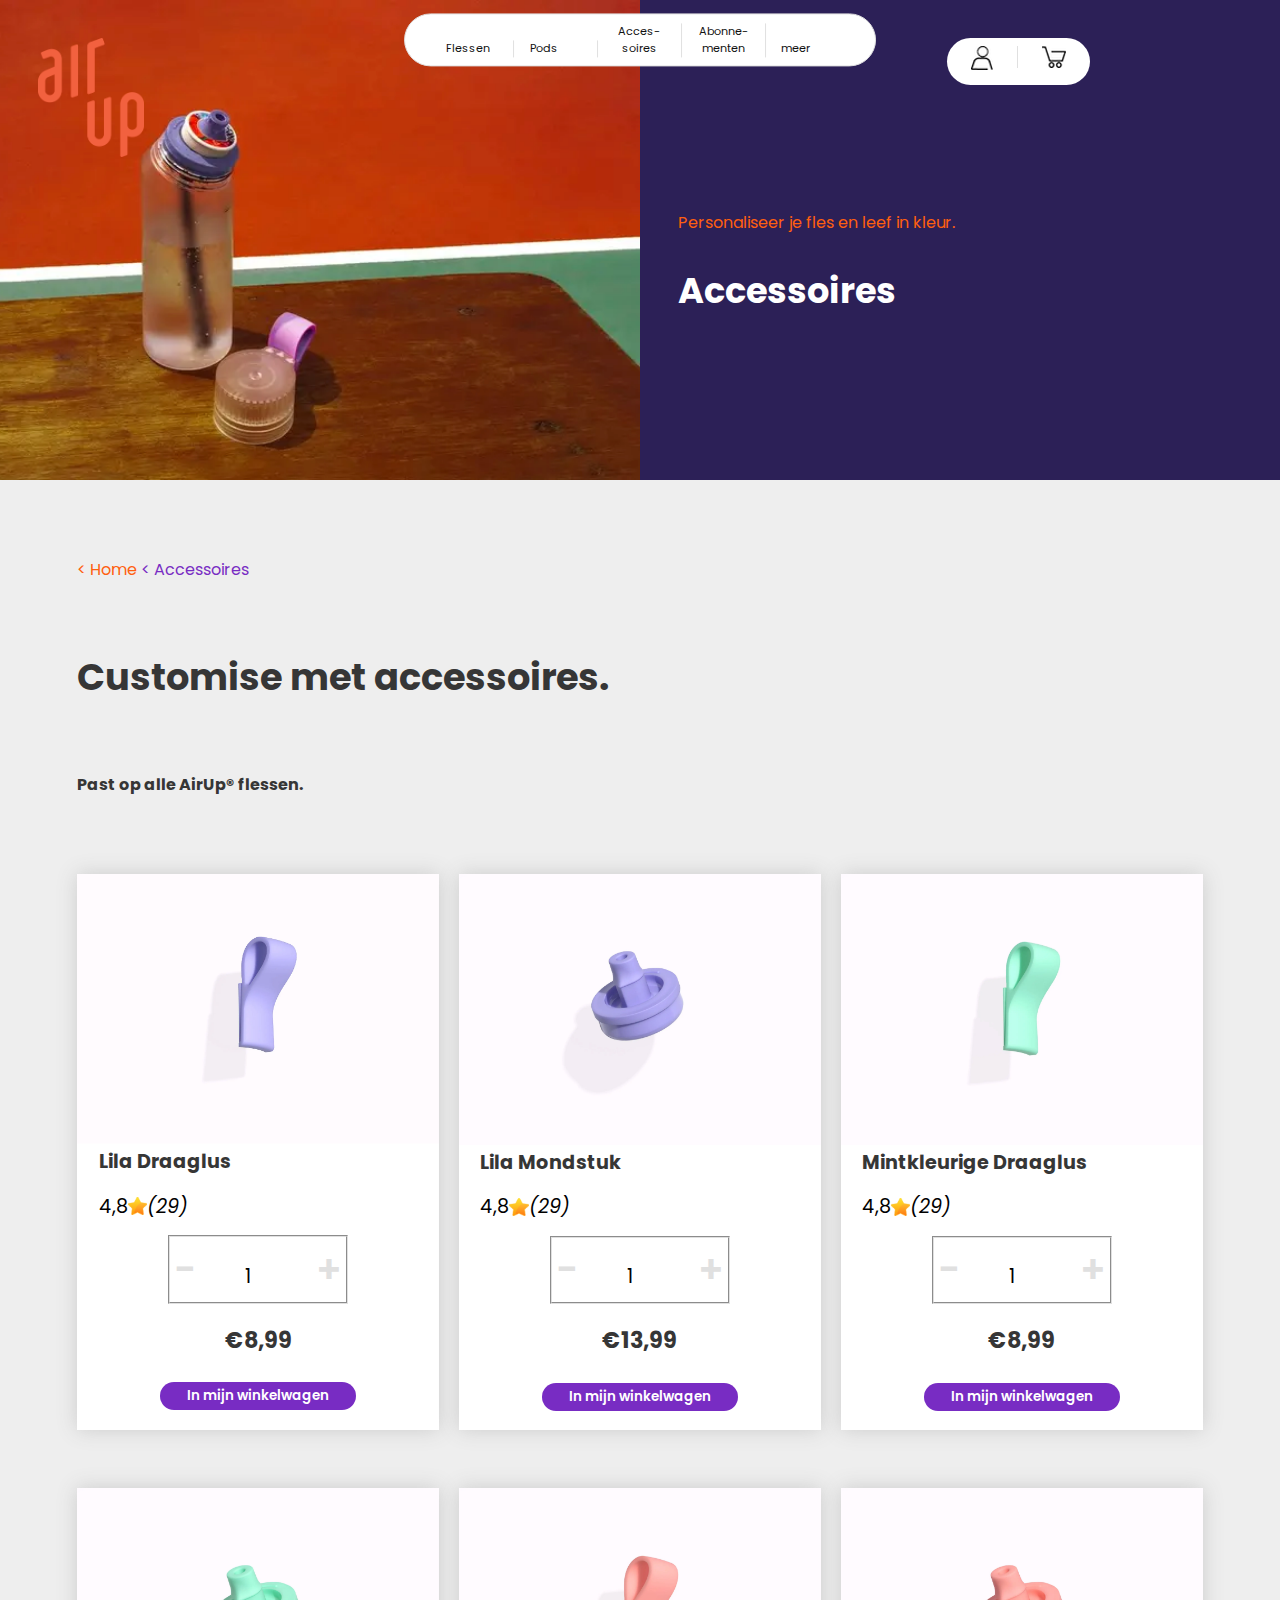
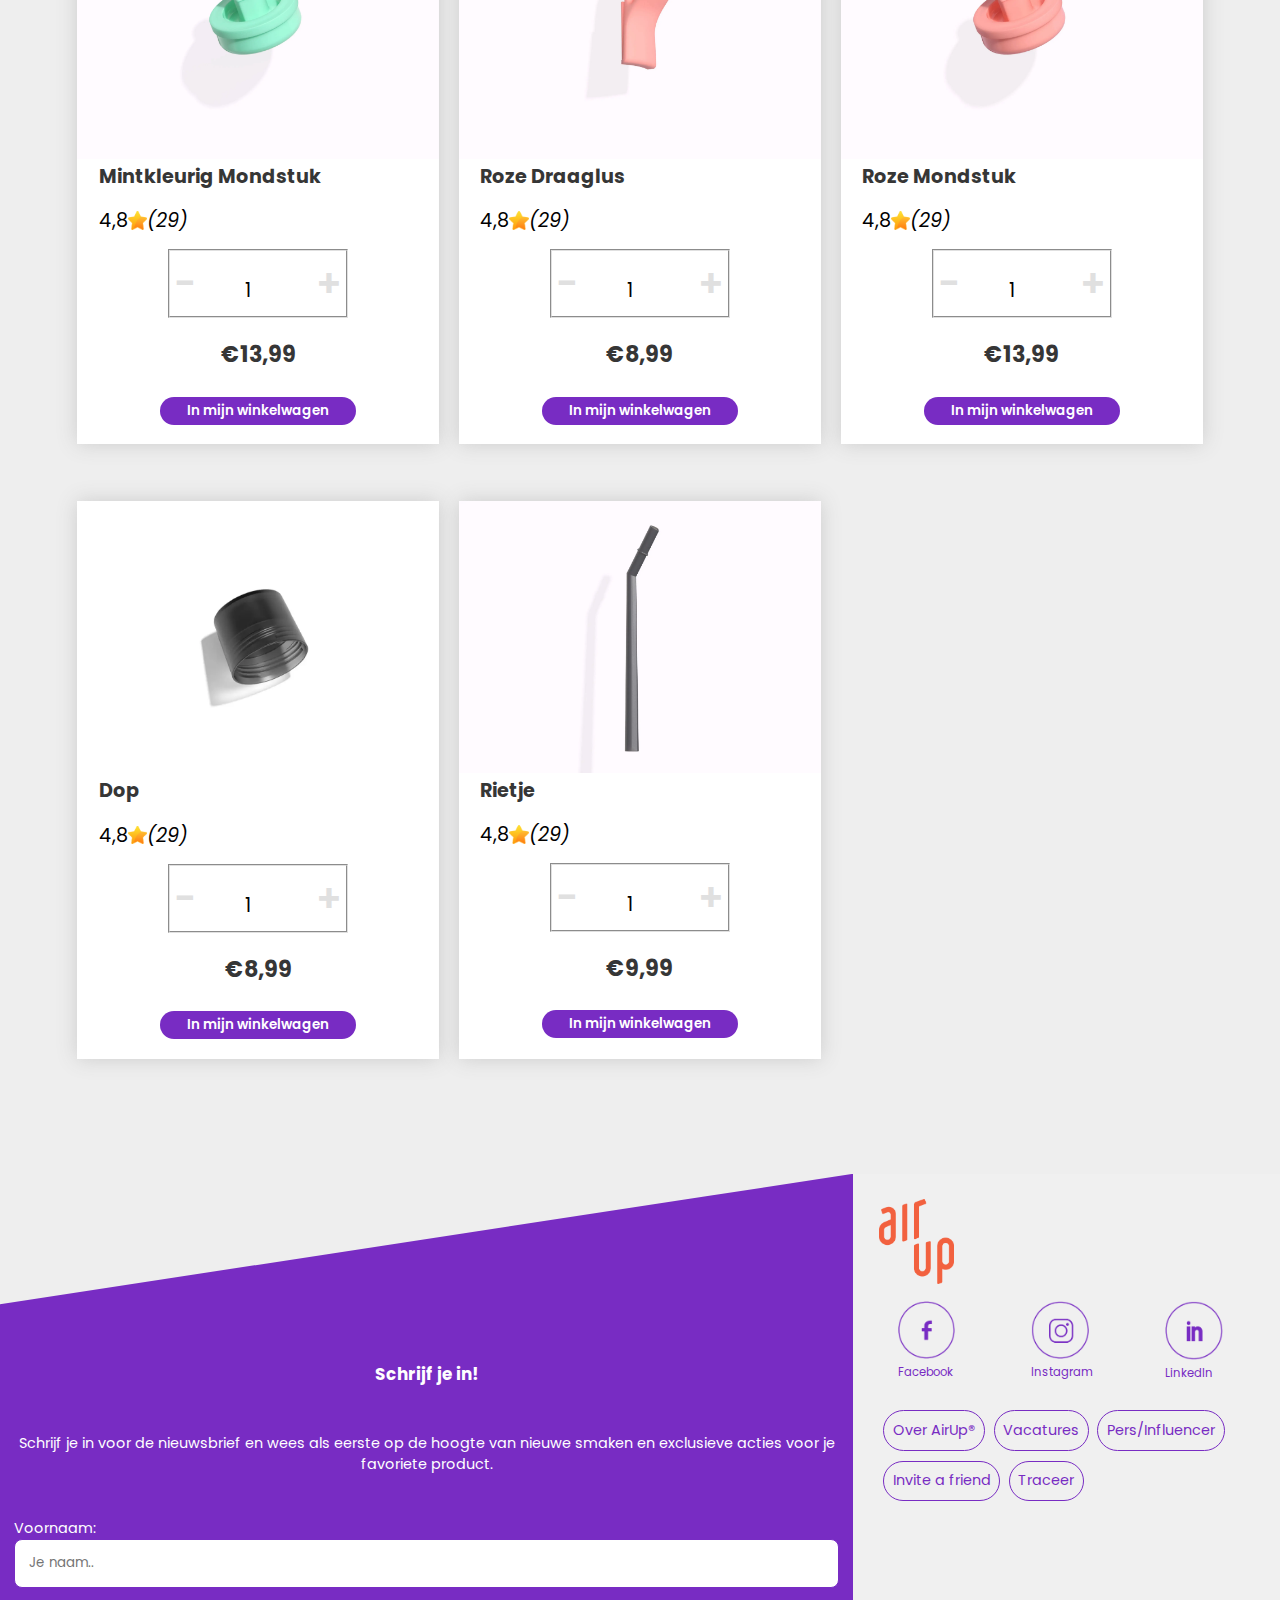
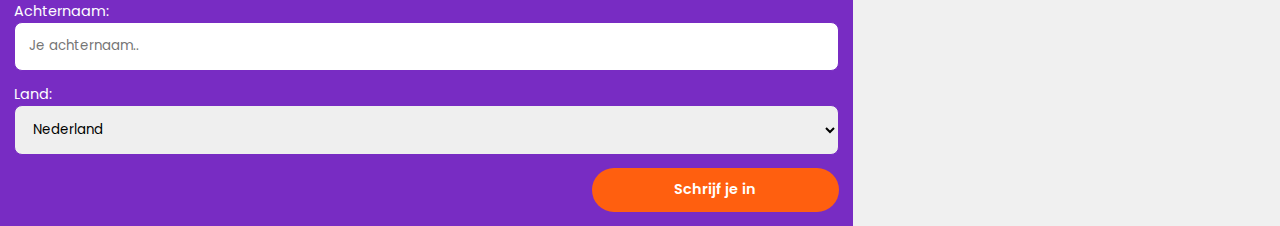
<file: accessoires.html>
<!doctype html>
<html lang="nl">

<head>
	<meta charset="UTF-8">
	<meta name="author" content="jouw naam">
	<meta name="viewport" content="width=462px, initial-scale=1">

	<title>AirUp® | geen normale waterfles. </title>

	<link href="styles/style.css" rel="stylesheet">
	<link rel="icon" type="image/svg+xml" href="images/airupLOGO.png">

	<link rel="preconnect" href="https://fonts.googleapis.com">
	<link rel="preconnect" href="https://fonts.gstatic.com" crossorigin>
	<link
		href="https://fonts.googleapis.com/css2?family=Poppins:ital,wght@0,100;0,200;0,300;0,400;0,500;0,600;0,700;0,800;0,900;1,100;1,200;1,300;1,400;1,500;1,600;1,700;1,800;1,900&display=swap"
		rel="stylesheet">
</head>

<body class="second">


	<nav>
		<ul>
			<li><a href=""><img src="images/flesicoon.png" alt="icoon voor doorwervijzing pagina">Flessen</a></li>
			<li><a href=""><img src="images/podsicoon.png" alt="icoon voor doorwervijzing pagina">Pods</a></li>
			<li><a href="accessoires.html"><img src="images/accessoiresicoon.png"
						alt="icoon voor doorwervijzing pagina">Acces&shy;soires</a></li>
			<li><a href=""><img src="images/abbonementenicoon.png"
						alt="icoon voor doorwervijzing pagina">Abonne&shy;menten</a></li>
			<li><a href=""><img src="images/meericoon.png" alt="icoon voor doorwervijzing pagina">meer</a></li>
		</ul>
	</nav>

	<main>
		<section>
			<img src="images/airupLOGO.png" alt="logo">
			<ul>
				<li><a href=""><img src="images/profielpagina.png" alt="profielpagina"></a></li>
				<li><a href=""><img src="images/winkelwagen.png" alt="winkelwagen"></a></li>
			</ul>
		</section>

		<section>
			<img src="images/accessoireimg.png" alt="fles">
			<div>
				<p class="oranje2epagina">Personaliseer je fles en leef in kleur.</p>
				<h1>Accessoires</h1>
			</div>
		</section>

		<ul class="breadcrumb">
			<li><a href="index.html">
					< Home</a>
			</li>
			<li>
				< Accessoires</li>
		</ul>


		<h2>Customise met accessoires.</h2>
		<h4>Past op alle AirUp® flessen.</h4>

		<section class="pagina2">
			<article class="article2">
				<img src="images/lilalus.png" alt="afbeelding_van_lila_draaglus">
				<h2>Lila Draaglus</h2>
				<div>
					<p>4,8<span class="sr-only">sterren</span></p>
					<img src="images/ster.png" alt="afbeelding_van_beoordelings_ster">
					<p>(29)<span class="sr-only">beoordelingen</span></p>
				</div>

				<form>
					<fieldset>
						<button>-</button>
						<input type="number" value="1" min="1" max="99">
						<button>+</button>
					</fieldset>
					<h3><span class="sr-only">Voor de prijs van</span> €8,99</h3>
					<button>In mijn winkelwagen</button>
				</form>

			</article>

			<article class="article2">
				<img src="images/lilamond.png" alt="afbeelding_van_lila_mondstuk">
				<h2>Lila Mondstuk</h2>
				<div>
					<p>4,8<span class="sr-only">sterren</span></p>
					<img src="images/ster.png" alt="afbeelding_van_beoordelings_ster">
					<p>(29)<span class="sr-only">beoordelingen</span></p>
				</div>

				<form>
					<fieldset>
						<button>-</button>
						<input type="number" value="1" min="1" max="99">
						<button>+</button>
					</fieldset>
					<h3><span class="sr-only">Voor de prijs van</span> €13,99</h3>
					<button>In mijn winkelwagen</button>
				</form>

			</article>

			<article class="article2">
				<img src="images/mintlus.png" alt="afbeelding_van_mint_draaglus">
				<h2>Mintkleurige Draaglus</h2>
				<div>
					<p>4,8<span class="sr-only">sterren</span></p>
					<img src="images/ster.png" alt="afbeelding_van_beoordelings_ster">
					<p>(29)<span class="sr-only">beoordelingen</span></p>
				</div>

				<form>
					<fieldset>
						<button>-</button>
						<input type="number" value="1" min="1" max="99">
						<button>+</button>
					</fieldset>
					<h3><span class="sr-only">Voor de prijs van</span> €8,99</h3>
					<button>In mijn winkelwagen</button>
				</form>

			</article>

			<article class="article2">
				<img src="images/mintmond.png" alt="afbeelding_van_mint_mondstuk">
				<h2>Mintkleurig Mondstuk</h2>
				<div>
					<p>4,8<span class="sr-only">sterren</span></p>
					<img src="images/ster.png" alt="afbeelding_van_beoordelings_ster">
					<p>(29)<span class="sr-only">beoordelingen</span></p>
				</div>

				<form>
					<fieldset>
						<button>-</button>
						<input type="number" value="1" min="1" max="99">
						<button>+</button>
					</fieldset>
					<h3><span class="sr-only">Voor de prijs van</span> €13,99</h3>
					<button>In mijn winkelwagen</button>
				</form>

			</article>

			<article class="article2">
				<img src="images/rozelus.png" alt="afbeelding_van_roze_draaglus">
				<h2>Roze Draaglus</h2>
				<div>
					<p>4,8<span class="sr-only">sterren</span></p>
					<img src="images/ster.png" alt="afbeelding_van_beoordelings_ster">
					<p>(29)<span class="sr-only">beoordelingen</span></p>
				</div>

				<form>
					<fieldset>
						<button>-</button>
						<input type="number" value="1" min="1" max="99">
						<button>+</button>
					</fieldset>
					<h3><span class="sr-only">Voor de prijs van</span> €8,99</h3>
					<button>In mijn winkelwagen</button>
				</form>

			</article>

			<article class="article2">
				<img src="images/rozemond.png" alt="afbeelding_van_roze_mondstuk">
				<h2>Roze Mondstuk</h2>
				<div>
					<p>4,8<span class="sr-only">sterren</span></p>
					<img src="images/ster.png" alt="afbeelding_van_beoordelings_ster">
					<p>(29)<span class="sr-only">beoordelingen</span></p>
				</div>

				<form>
					<fieldset>
						<button>-</button>
						<input type="number" value="1" min="1" max="99">
						<button>+</button>
					</fieldset>
					<h3><span class="sr-only">Voor de prijs van</span> €13,99</h3>
					<button>In mijn winkelwagen</button>
				</form>

			</article>
			<article class="article2">
				<img src="images/dop.png" alt="afbeelding_van_dop">
				<h2>Dop</h2>
				<div>
					<p>4,8<span class="sr-only">sterren</span></p>
					<img src="images/ster.png" alt="afbeelding_van_beoordelings_ster">
					<p>(29)<span class="sr-only">beoordelingen</span></p>
				</div>

				<form>
					<fieldset>
						<button>-</button>
						<input type="number" value="1" min="1" max="99">
						<button>+</button>
					</fieldset>
					<h3><span class="sr-only">Voor de prijs van</span> €8,99</h3>
					<button>In mijn winkelwagen</button>
				</form>

			</article>

			<article class="article2">
				<img src="images/riet.png" alt="afbeelding_van_riet">
				<h2>Rietje</h2>
				<div>
					<p>4,8<span class="sr-only">sterren</span></p>
					<img src="images/ster.png" alt="afbeelding_van_beoordelings_ster">
					<p>(29)<span class="sr-only">beoordelingen</span></p>
				</div>

				<form>
					<fieldset>
						<button>-</button>
						<input type="number" value="1" min="1" max="99">
						<button>+</button>
					</fieldset>
					<h3><span class="sr-only">Voor de prijs van</span> €9,99</h3>
					<button>In mijn winkelwagen</button>
				</form>



			</article>
		</section>








	</main>

	<footer>
		<section>
			<h3>Schrijf je in!</h3>
			<p>Schrijf je in voor de nieuwsbrief en wees als eerste op de hoogte van nieuwe smaken en exclusieve
				acties voor je favoriete product.</p>
			<form>
				<label for="voornaam">Voornaam:</label>
				<input type="text" id="voornaam" name="voornaam" placeholder="Je naam..">

				<label for="achternaam">Achternaam:</label>
				<input type="text" id="achternaam" name="achternaam" placeholder="Je achternaam..">

				<label for="land">Land:</label>
				<select id="land" name="land">
					<option value="nederland">Nederland</option>
					<option value="australia">Australia</option>
					<option value="canada">Canada</option>
					<option value="usa">USA</option>
				</select>
				<input type="submit" value="Schrijf je in">
			</form>

		</section>
		<section>
			<img src="images/airupLOGO.png" alt="Air Up logo">
			<ul>
				<li><a href=""><img src="images/Facebookicoon.png"
							alt="icoon voor doorverwijzing naar facebookpagina">Facebook</a></li>
				<li><a href=""><img src="images/Instaicoon.png"
							alt="icoon voor doorverwijzing naar instagrampagina">Instagram</a></li>
				<li><a href=""><img src="images/Linkedicoon.png"
							alt="icoon voor doorverwijzing naar linkedinpagina">LinkedIn</a></li>
			</ul>
			<ul>
				<li><a href="">Over AirUp®</a></li>
				<li><a href="">Vacatures</a></li>
				<li><a href="">Pers/Influencer</a></li>
				<li><a href="">Invite a friend</a></li>
				<li><a href="">Traceer</a></li>
			</ul>
		</section>

	</footer>



	<script defer src="scripts/script.js"></script>
</body>

</html>
</file>
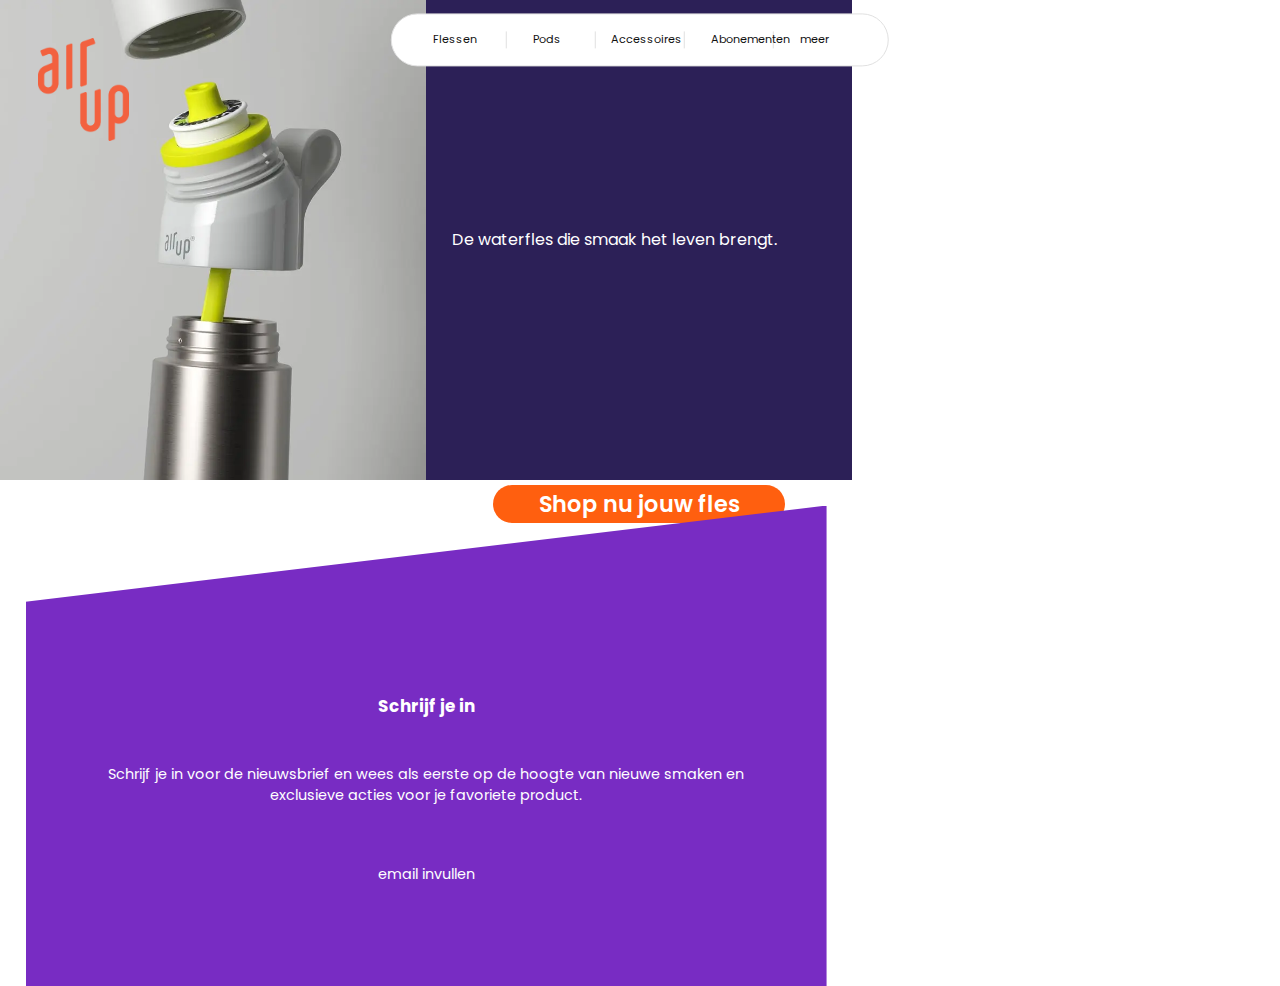
<file: shoppagina.html>
<!doctype html>
<html lang="nl">

<head>
	<meta charset="UTF-8">
	<meta name="author" content="jouw naam">
	<meta name="viewport" content="width=462px, initial-scale=1">

	<title>AirUp® | geen normale waterfles. </title>

	<link href="styles/style.css" rel="stylesheet">
	<link rel="icon" type="image/svg+xml" href="images/airupLOGO.png">

	<link rel="preconnect" href="https://fonts.googleapis.com">
	<link rel="preconnect" href="https://fonts.gstatic.com" crossorigin>
	<link
		href="https://fonts.googleapis.com/css2?family=Poppins:ital,wght@0,100;0,200;0,300;0,400;0,500;0,600;0,700;0,800;0,900;1,100;1,200;1,300;1,400;1,500;1,600;1,700;1,800;1,900&display=swap"
		rel="stylesheet">
</head>

<body>

	<nav>
		<ul class="navbar">
			<li><a href="shoppagina.html"><img src="images/flesicoon.png" alt="">Flessen</a></li>
			<li><a href=""><img src="images/podsicoon.png" alt=""></a>Pods</li>
			<li><a href=""><img src="images/accessoiresicoon.png" alt="">Accessoires</a></li>
			<li><a href=""><img src="images/abbonementenicoon.png" alt=""></a>Abonementen</li>
			<li><a href=""><img src="images/meericoon.png" alt=""></a>meer</li>
		</ul>
	</nav>

	<main>

<section>
		<img src="images/airupLOGO.png">
	</section>

	
		<section>
			<img src="images/flesshoppagina.webp" alt="fles">
			<p>De waterfles die smaak het leven brengt.</p>
			<h1>Waterflessen</h1>
			<a class="shop-knop" href="shoppagina.html">Shop nu jouw fles</a>
		</section>







		<footer>
			<section class="eerstesectionfooter">
				<h3>Schrijf je in</h3>
				<p>Schrijf je in voor de nieuwsbrief en wees als eerste op de hoogte van nieuwe smaken en exclusieve
					acties voor je favoriete product.</p>
				<p>email invullen</p>
				<a class="shop-knop" href="">Schrijf je in</a>
			</section>
		</footer>

	</main>


	<script defer src="scripts/script.js"></script>
</body>

</html>
</file>
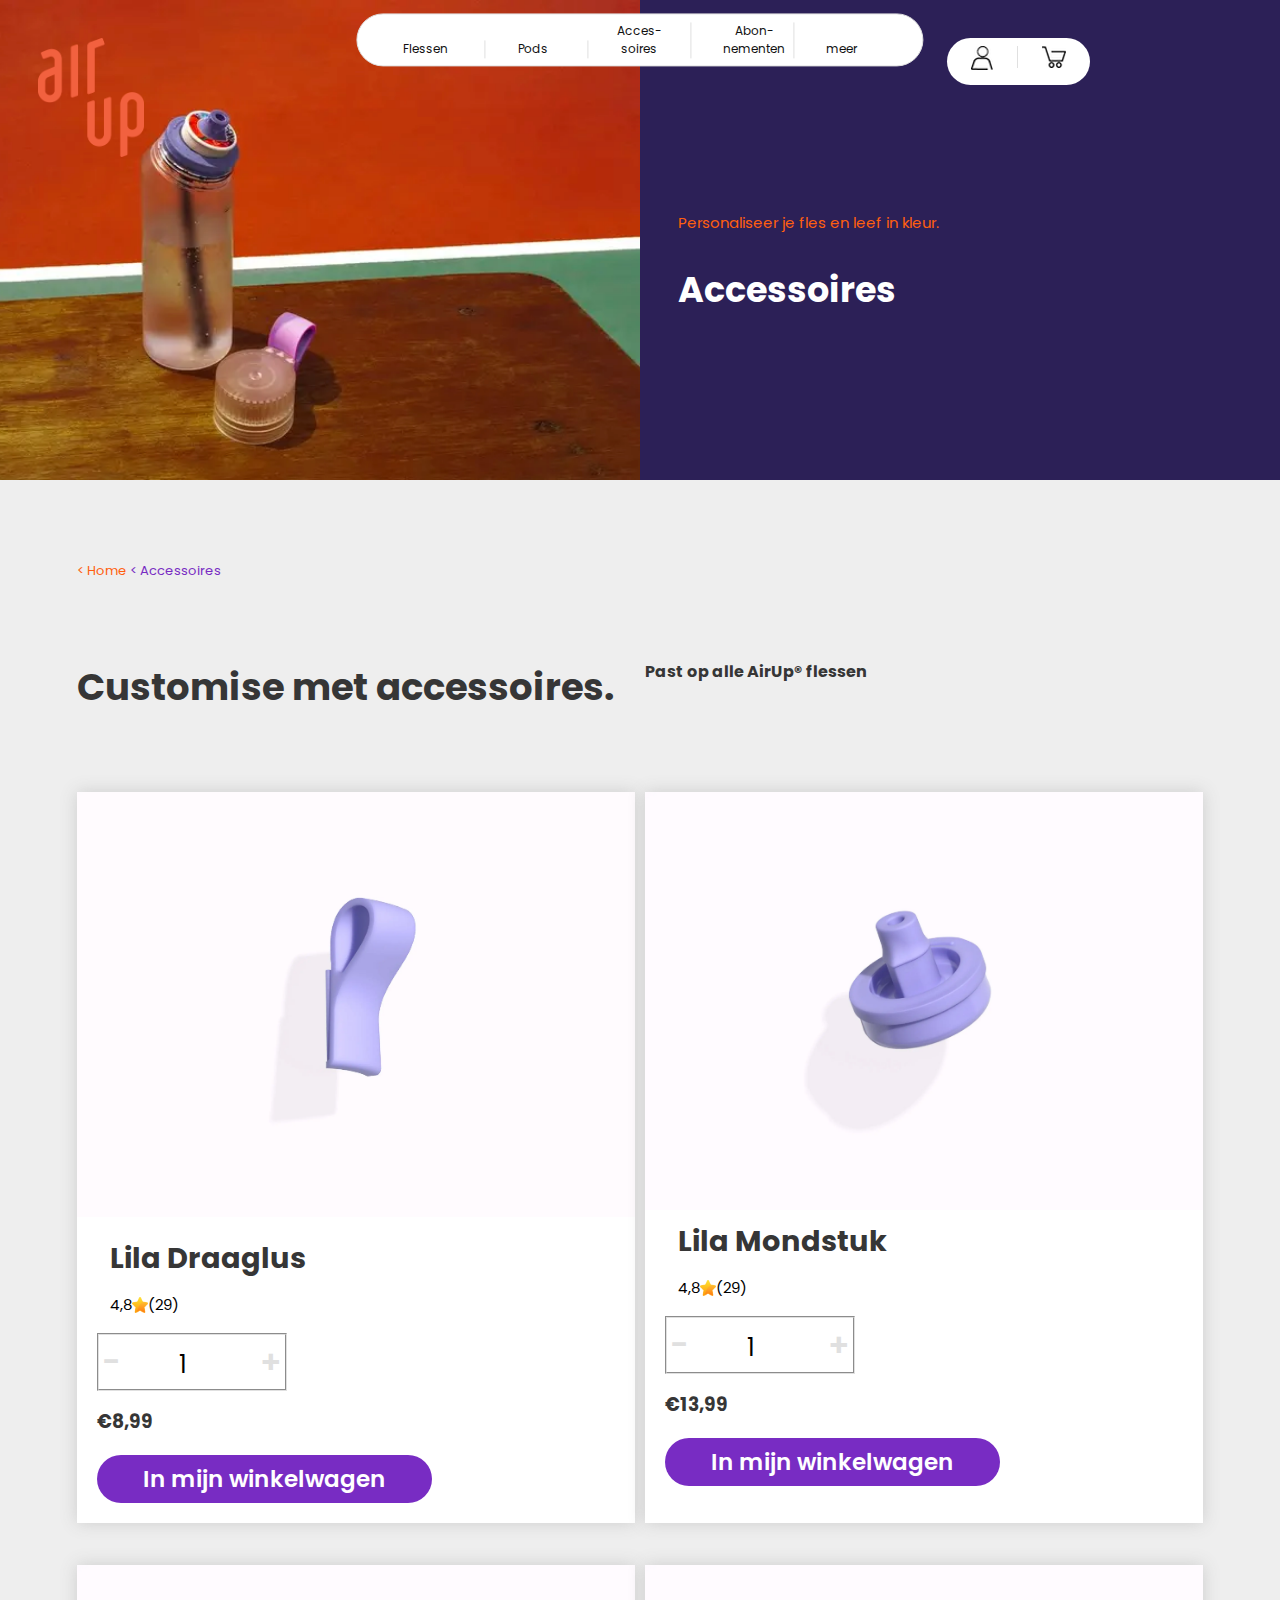
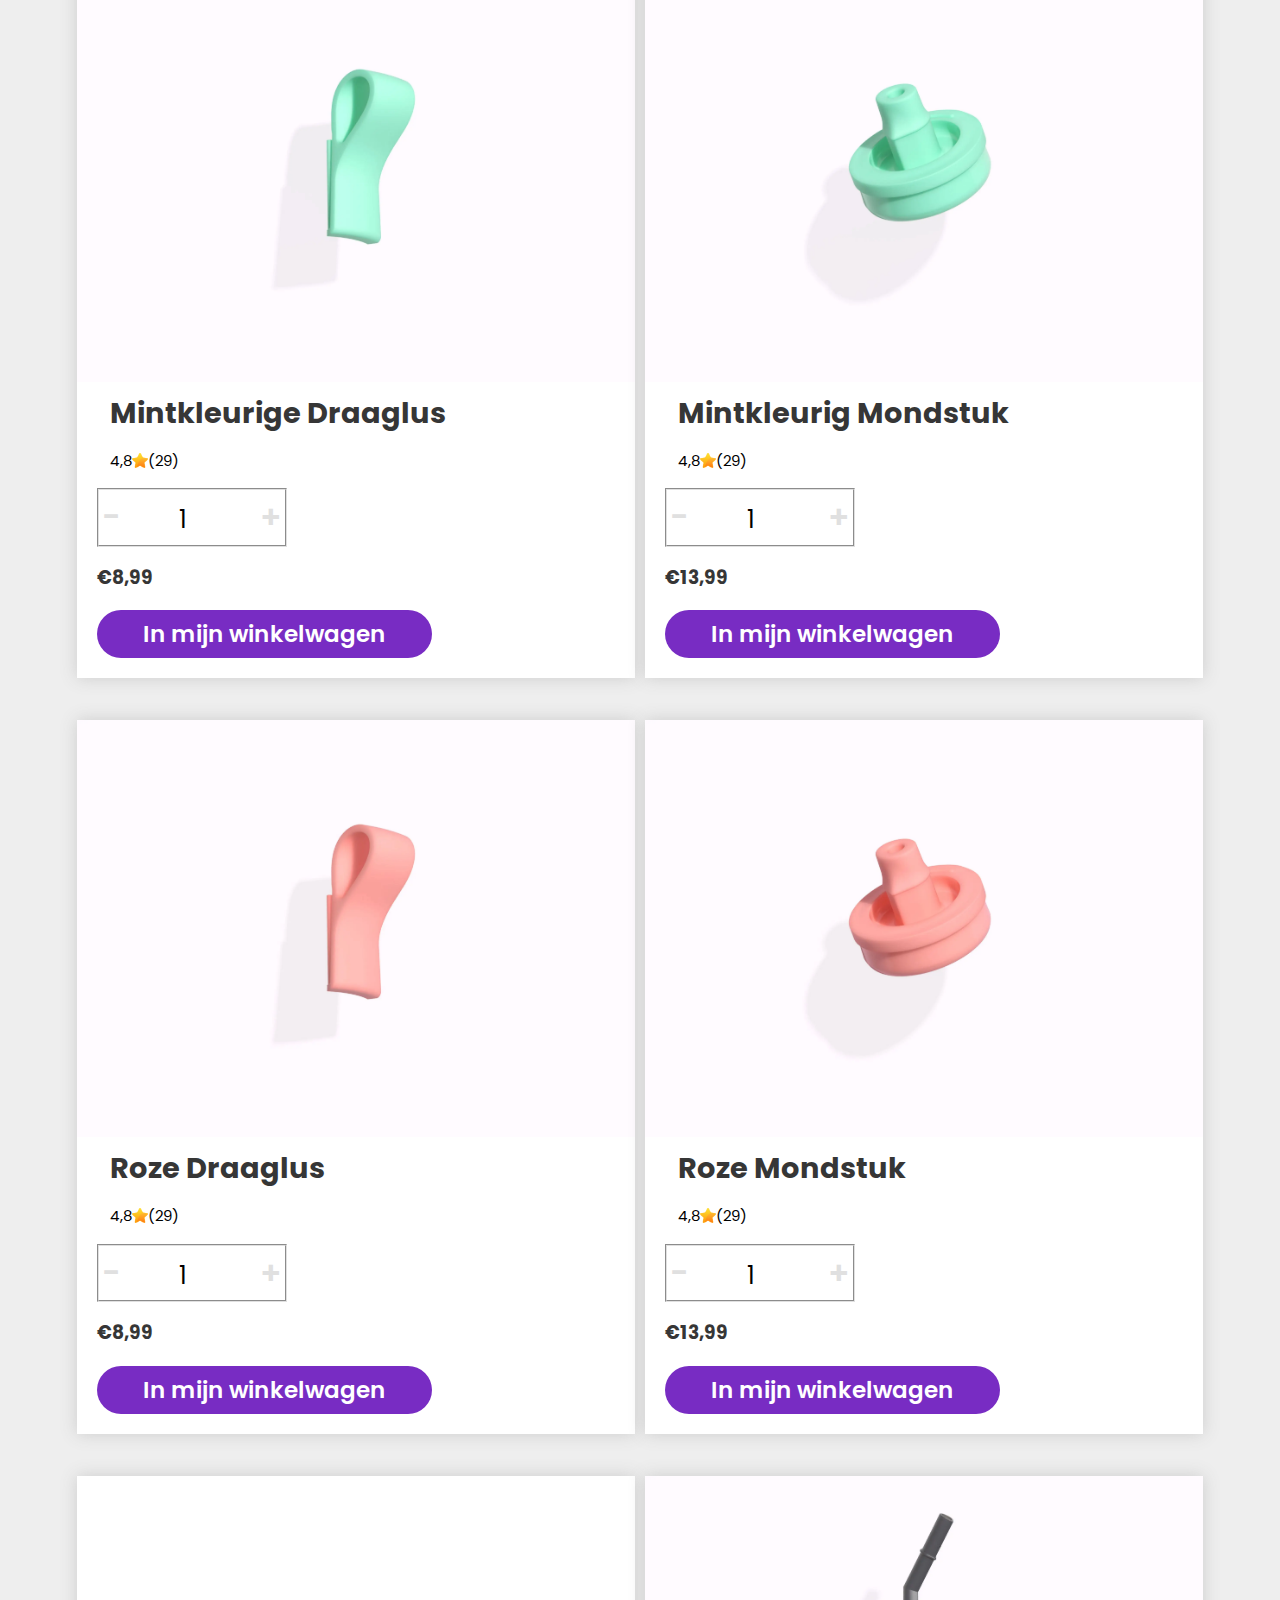
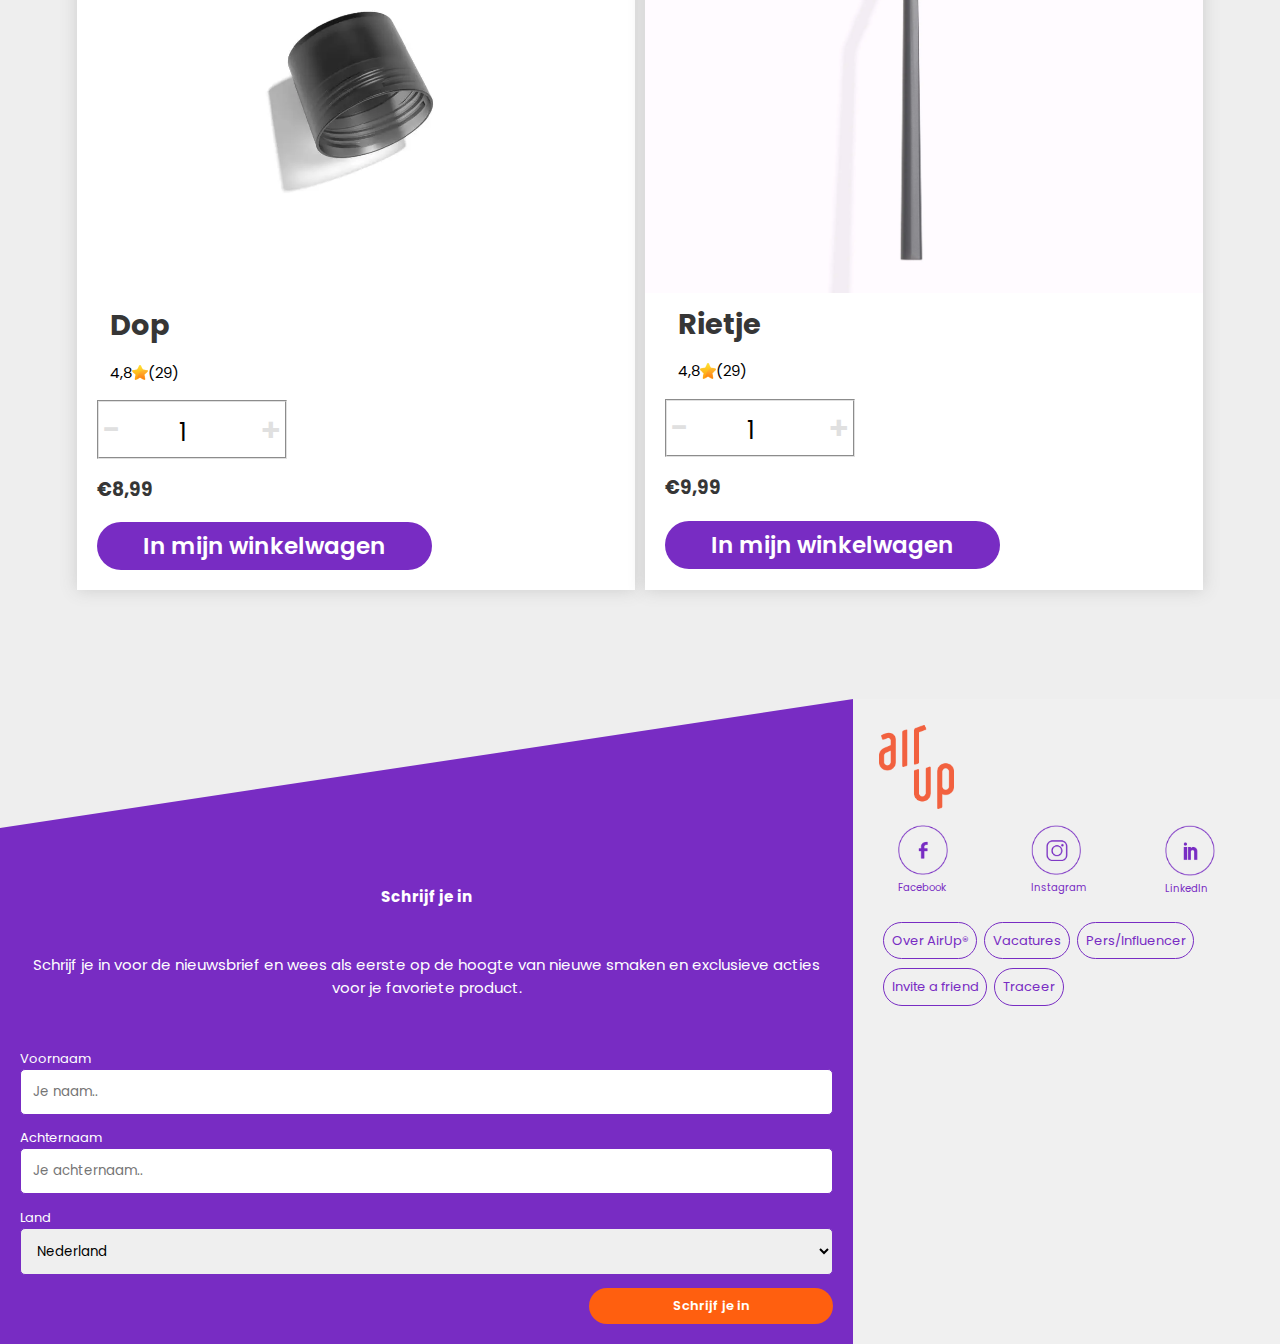
<file: basiswebsite/accessoires.html>
<!doctype html>
<html lang="nl">

<head>
	<meta charset="UTF-8">
	<meta name="author" content="jouw naam">
	<meta name="viewport" content="width=462px, initial-scale=1">

	<title>AirUp® | geen normale waterfles. </title>

	<link href="styles/style.css" rel="stylesheet">
	<link rel="icon" type="image/svg+xml" href="images/airupLOGO.png">

	<link rel="preconnect" href="https://fonts.googleapis.com">
	<link rel="preconnect" href="https://fonts.gstatic.com" crossorigin>
	<link
		href="https://fonts.googleapis.com/css2?family=Poppins:ital,wght@0,100;0,200;0,300;0,400;0,500;0,600;0,700;0,800;0,900;1,100;1,200;1,300;1,400;1,500;1,600;1,700;1,800;1,900&display=swap"
		rel="stylesheet">
</head>

<body class="second">


	<nav>
		<ul class="navbar">
			<li><a href=""><img src="images/flesicoon.png" alt="">Flessen</a></li>
			<li><a href=""><img src="images/podsicoon.png" alt=""></a>Pods</li>
			<li><a href="accessoires.html"><img src="images/accessoiresicoon.png" alt="">Acces&shy;soires</a></li>
			<li><a href=""><img src="images/abbonementenicoon.png" alt=""></a>Abon&shy;nementen</li>
			<li><a href=""><img src="images/meericoon.png" alt=""></a>meer</li>
		</ul>
	</nav>

	<main>
		<section>
			<img src="images/airupLOGO.png" alt="logo">
			<ul>
				<li><a href=""><img src="images/profielpagina.png" alt="profielpagina"></a></li>
				<li><a href=""><img src="images/winkelwagen.png" alt="winkelwagen"></a></li>
			</ul>
		</section>

		<section>
			<img src="images/accessoireimg.png" alt="fles">
			<div>
			<p class="oranje2epagina">Personaliseer je fles en leef in kleur.</p>
			<h1>Accessoires</h1>
		</div>
		</section>

		<ul class="breadcrumb">
			<li><a href="index.html">
					< Home</a>
			</li>
			<li>
				< Accessoires</li>
		</ul>

		<section>
			<h2>Customise met accessoires.</h2><h4>Past op alle AirUp® flessen</h4>
		</section>


		<section>
			<article class="article2">
				<img src="images/lilalus.png" alt="lus">
				<h2>Lila Draaglus</h2>
				<div>
					<p>4,8</p>
					<img src="images/ster.png" alt="ster">
					<p>(29)</p>
				</div>
				
				<form>
					<fieldset>
						<button class="min">-</button>
						<input type="number" value="1" min="1" max="99">
						<button class="plus">+</button>
					</fieldset>
					<h3><span class="sr-only">Voor de prijs van</span> €8,99</h3>
					<button>In mijn winkelwagen</button>
				</form>
				
			</article>

			<article class="article2">
				<img src="images/lilamond.png" alt="lus">
				<h2>Lila Mondstuk</h2>
				<div>
					<p>4,8</p>
					<img src="images/ster.png" alt="ster">
					<p>(29)</p>
				</div>
				
				<form>
					<fieldset>
						<button class="min">-</button>
						<input type="number" value="1" min="1" max="99">
						<button class="plus">+</button>
					</fieldset>
					<h3><span class="sr-only">Voor de prijs van</span> €13,99</h3>
					<button>In mijn winkelwagen</button>
				</form>
				
			</article>

			<article class="article2">
				<img src="images/mintlus.png" alt="lus">
				<h2>Mintkleurige Draaglus</h2>
				<div>
					<p>4,8</p>
					<img src="images/ster.png" alt="ster">
					<p>(29)</p>
				</div>
				
				<form>
					<fieldset>
						<button class="min">-</button>
						<input type="number" value="1" min="1" max="99">
						<button class="plus">+</button>
					</fieldset>
					<h3><span class="sr-only">Voor de prijs van</span> €8,99</h3>
					<button>In mijn winkelwagen</button>
				</form>
				
			</article>

			<article class="article2">
				<img src="images/mintmond.png" alt="lus">
				<h2>Mintkleurig Mondstuk</h2>
				<div>
					<p>4,8</p>
					<img src="images/ster.png" alt="ster">
					<p>(29)</p>
				</div>
				
				<form>
					<fieldset>
						<button class="min">-</button>
						<input type="number" value="1" min="1" max="99">
						<button class="plus">+</button>
					</fieldset>
					<h3><span class="sr-only">Voor de prijs van</span> €13,99</h3>
					<button>In mijn winkelwagen</button>
				</form>
				
			</article>

			<article class="article2">
				<img src="images/rozelus.png" alt="lus">
				<h2>Roze Draaglus</h2>
				<div>
					<p>4,8</p>
					<img src="images/ster.png" alt="ster">
					<p>(29)</p>
				</div>
				
				<form>
					<fieldset>
						<button class="min">-</button>
						<input type="number" value="1" min="1" max="99">
						<button class="plus">+</button>
					</fieldset>
					<h3><span class="sr-only">Voor de prijs van</span> €8,99</h3>
					<button>In mijn winkelwagen</button>
				</form>
				
			</article>

			<article class="article2">
				<img src="images/rozemond.png" alt="lus">
				<h2>Roze Mondstuk</h2>
				<div>
					<p>4,8</p>
					<img src="images/ster.png" alt="ster">
					<p>(29)</p>
				</div>
				
				<form>
					<fieldset>
						<button class="min">-</button>
						<input type="number" value="1" min="1" max="99">
						<button class="plus">+</button>
					</fieldset>
					<h3><span class="sr-only">Voor de prijs van</span> €13,99</h3>
					<button>In mijn winkelwagen</button>
				</form>
				
			</article>
			<article class="article2">
				<img src="images/dop.png" alt="lus">
				<h2>Dop</h2>
				<div>
					<p>4,8</p>
					<img src="images/ster.png" alt="ster">
					<p>(29)</p>
				</div>
				
				<form>
					<fieldset>
						<button class="min">-</button>
						<input type="number" value="1" min="1" max="99">
						<button class="plus">+</button>
					</fieldset>
					<h3><span class="sr-only">Voor de prijs van</span> €8,99</h3>
					<button>In mijn winkelwagen</button>
				</form>
				
			</article>

			<article class="article2">
				<img src="images/riet.png" alt="lus">
				<h2>Rietje</h2>
				<div>
					<p>4,8</p>
					<img src="images/ster.png" alt="ster">
					<p>(29)</p>
				</div>
				
				<form>
					<fieldset>
						<button class="min">-</button>
						<input type="number" value="1" min="1" max="99">
						<button class="plus">+</button>
					</fieldset>
					<h3><span class="sr-only">Voor de prijs van</span> €9,99</h3>
					<button>In mijn winkelwagen</button>
				</form>

				
				
			</article>
		</section>








	</main>

	<footer>
		<section>
			<h3>Schrijf je in</h3>
			<p>Schrijf je in voor de nieuwsbrief en wees als eerste op de hoogte van nieuwe smaken en exclusieve
				acties voor je favoriete product.</p>
			<form>
				<label for="voornaam">Voornaam</label>
				<input type="text" id="voornaam" name="voornaam" placeholder="Je naam..">

				<label for="achternaam">Achternaam</label>
				<input type="text" id="achternaam" name="achternaam" placeholder="Je achternaam..">

				<label for="land">Land</label>
				<select id="land" name="land">
					<option value="nederland">Nederland</option>
					<option value="australia">Australia</option>
					<option value="canada">Canada</option>
					<option value="usa">USA</option>
				</select>
				<input type="submit" value="Schrijf je in">
			</form>

		</section>
		<section>
			<img src="images/airupLOGO.png" alt="logo">
			<ul>
				<li><a href=""><img src="images/Facebookicoon.png" alt="">Facebook</a></li>
				<li><a href=""><img src="images/Instaicoon.png" alt="">Instagram</a></li>
				<li><a href=""><img src="images/Linkedicoon.png" alt="">LinkedIn</a></li>
			</ul>
			<ul>
				<li><a href="">Over AirUp®</a></li>
				<li><a href="">Vacatures</a></li>
				<li><a href="">Pers/Influencer</a></li>
				<li><a href="">Invite a friend</a></li>
				<li><a href="">Traceer</a></li>
			</ul>
		</section>


	</footer>




	<script defer src="scripts/script.js"></script>
</body>

</html>
</file>
<file: styles/style.css>
/**************/
/* CSS REMEDY */
/**************/
*,
*::after,
*::before {
	box-sizing: border-box;
}



/*********************/
/* CUSTOM PROPERTIES */
/*********************/
:root {
	/* startje */
	--color-text: #111;
	--color-background: #ffffff;
	--color-background-alt: #eeeeee;
}



/****************/
/* JOUW STYLING */
/****************/

/* jouw code */

/*algemene code*/
* {
	box-sizing: border-box;
	font-family: "Poppins", system-ui, -apple-system, sans-serif;
	margin: 0;
	padding: 0;

}

body {
	background-color: var(--color-background);
	width: fit-content;
}

body.second {
	background-color: var(--color-background-alt);
}

main>* {
	margin: 6%;
}

.sr-only {
	display: none;
}

a {
	text-decoration: none;
	color: #FFFF;
}


p {
	margin-bottom: 1em;
	margin-top: 1em;
	font-size: 1em;
}

h2 {
	font-weight: 700;
	font-size: 2.3em;
	line-height: 1;
	margin-bottom: 0.6em;
	color: #363636;
}

h3,
h4 {
	color: #363636;
}


/* de navigatiebalk onder */
nav {
	background-color: #782cc3;
	position: fixed;
	bottom: 0;
	z-index: 3;

}

body nav ul {
	list-style-type: none;
	display: grid;
	grid-template-columns: repeat(5, 20%);
	/* Verdeel de items gelijkmatig over de breedte */
	align-items: flex-end;
	/* Plaats de tekst aan de onderkant van de balk */
	font-size: 0.7em;
	color: white;
}

body nav ul li {
	text-align: center;
	padding: 1.5em;
	border-right: 0.01em #2C2057 solid;
}

body nav ul li:last-child {
	border-right: none;
}

body nav ul li img {
	max-height: 4em;
	height: auto;
	width: auto;
}

body nav ul li:last-child img {
	max-width: 70%;
}

nav img {
	padding-bottom: 1.5em;
}


/*De sections op index pagina */
main section:first-of-type {
	position: absolute;
	display: flex;
	top: 0;
	left: 0;
	z-index: 1;
	/* Zorg ervoor dat de eerste section bovenop de tweede wordt weergegeven */
	justify-content: space-between;
}

main section:first-of-type>img {
	max-width: 10%;
}



main section:first-of-type h2 {
	display: none;
}


main section ul:first-of-type {
	display: flex;
	padding: 0.5em;
	padding-right: 1.5em;
	padding-left: 1.5em;
	list-style: none;
	background-color: white;
	border-radius: 10em;
	height: fit-content;
	max-width: fit-content;
}

main section:first-of-type ul li:last-of-type img {
	border-left: 0.01em #E0E0E0 solid;
	padding-left: 1.5rem;
}


main section:first-of-type ul:first-of-type {
	gap: 1.5em;
}

main section:first-of-type>img {
	width: 17%;
}


main section:nth-of-type(2) {
	background-color: #2C2057;
	color: white;
	justify-content: flex-start;
	/* Uitlijnen aan de linkerkant */
	flex-direction: column;
	/* Plaats items in kolomrichting */
	margin: 0;
}

main section:nth-of-type(2) h1 {
	font-weight: 700;
	font-size: 3em;
	line-height: 1;
	margin: 6%;
	margin-top: 0;
	margin-bottom: 0;
}

main section:nth-of-type(2) p {
	margin: 6%;
}

/*voor de styling*/
.oranje2epagina {
	color: #ff5f0f;
}

main section:nth-of-type(2) img {
	width: 100%;


}

main section:nth-of-type(2) a {
	background-color: #ff5f0f;
	border: none;
	margin-left: 3em;
	margin-right: 3em;
	border-radius: 1.5em;
	font-weight: 600;
	font-size: 1.4em;
	display: flex;
	justify-content: center;
	/* Horizontaal centreren */
	align-items: center;
	/* Verticaal centreren */
	padding: 0.1em;
}


main section:nth-of-type(4) a {
	background-color: #ff5f0f;
	border: none;
	border-radius: 1.5em;
	font-weight: 600;
	font-size: 1.4em;
	display: flex;
	justify-content: center;
	/* Horizontaal centreren */
	align-items: center;
	/* Verticaal centreren */
	padding: 0.1em;
}



main section:nth-of-type(3) p:last-of-type {
	font-style: italic;
}

main section:nth-of-type(6) a {
	background-color: #782cc3;
	border: none;
	border-radius: 1.5em;
	font-weight: 600;
	font-size: 1.4em;
	display: flex;
	justify-content: center;
	/* Horizontaal centreren */
	align-items: center;
	/* Verticaal centreren */
	padding: 0.1em;
}

main section:nth-of-type(6) {
	text-align: center;
}


main section:nth-of-type(6) img,
main section:nth-of-type(7) img {
	max-width: 100%;
}

video {
	max-width: 100%;
	width: 100%;
	height: auto;

	/* een afbeelding was groter dan de pagina en werkte niet mee. Door de max width op 100% te zetten, 
zou de video op het scherm moeten passen, maar dat gebeurde niet. Met hulp van de docent kwamen we 
tot de conlussie dat de max-width: 88% moest zijn, maar zodra ik dan zou spelen met de margin dan 
zou de 88% niet meer kloppen. Uiteindelijk heb ik de video in een section geplaatst, zodat de margin 
er ook in mee wordt genomen, en toen is het wel gelukt. */
}


/*voor de dropdown */
main section:nth-of-type(4) div div {
	max-width: 30em;
	background: #FFF;
	margin: 6%;

}

.accordion .accordion-content {
	margin: 0;
	overflow: hidden;
}

main section:nth-of-type(4) div div header {
	border-bottom: 0.01em solid grey;
}

.accordion-content header {
	display: flex;
	cursor: pointer;
	align-items: center;
	justify-content: space-between;
	transition: all 0.2s linear;
}

.accordion-content header .title {
	font-size: 1.3em;
	font-weight: 700;
	color: #333;
}

.accordion-content .description {
	height: 0;
	font-size: 1em;
	color: #333;
	font-weight: 400;
	transition: all 0.2s linear;
	overflow: hidden;
}


/* Definieer stijlen voor secties die geopend zijn */
.accordion-content.open .description {
	height: auto;
	padding-bottom: 0.4em;
}




/*tweede pagina*/
.accessoires-img {
	width: 100%;
}

/*breadcrumbs 2e pagina */
ul.breadcrumb {
	list-style: none;
}

ul.breadcrumb li {
	/* Display list items side by side */
	display: inline;
	font-size: 1em;
}

ul.breadcrumb li a {
	color: #ff5f0f;
	text-decoration: none;
}

.breadcrumb li:last-of-type {
	color: #782cc3;
}


/*articles 2e pagina*/
.article2 {
	background-color: #FFF;
	box-shadow: 0 0 1em #ccc;
	max-width: 100%;
	margin-bottom: 2em;
}

.article2 h2,
form {
	margin-left: 6%;
}

main form:last-of-type {
	text-align: center;
}

form:last-of-type {
	margin: 0;
}

.article2 h2 {
	font-size: 1.8em;
	padding-bottom: 0.5em;

}

.article2 img {
	max-width: 100%;
}


.article2 div {
	display: flex;
	align-items: center;
	width: 1em;
	height: 1em;
	margin-left: 6%;

}

article h3 {
	margin-bottom: 1em;
}

main section article form fieldset button {
	background-color: white;
	color: #E0E0E0;
	padding: 0em;
	padding-left: 0em;
	padding-right: 0em;
	font-weight: 600;
	font-size: 2em;
	padding: 0.1em;
}

fieldset {
	display: inline;
	border-color: #E0E0E0;
	margin-bottom: 1em;
}

fieldset input {
	padding: 0.3em;
	font-size: 1.5em;
	border: none;
	text-align: center;
}


/*button op accessoirespagina */
main section article form button {
	background-color: #782cc3;
	color: white;
	border: none;
	padding: 0.3em;
	padding-left: 2em;
	padding-right: 2em;
	border-radius: 20em;
	font-weight: 600;
	font-size: 1.4em;
}

main section article form button:hover {
	background-color: #ff5f0f;
	transition: all ease 1s;
}









/* Form in footer */
input[type=text],
select {
	width: 100%;
	padding: 1em;
	border: 0.01em solid #782cc3;
	border-radius: 0.6em;
	margin-bottom: 1em;
}

input[type=submit] {
	cursor: pointer;
	width: 100%;
	color: white;
	background-color: #ff5f0f;
	border: none;
	border-radius: 20em;
	font-weight: 600;
	font-size: 1.4em;
	display: flex;
	justify-content: center;
	/* Horizontaal centreren */
	align-items: center;
	/* Verticaal centreren */
	padding: 0.1em;
}

form {
	border-radius: 0.6em;
	padding: 1em;
}

/*footer*/
footer {
	margin: 0;
	padding: 0;
	position: relative;
	z-index: 4;
}

footer h3 {
	color: white;
}

footer section:last-of-type>img {
	width: 20%;
}

footer section:last-of-type ul img {
	width: 5em;
	padding-top: 1em;
}

footer section:last-of-type {
	background-color: #F0F0F0;
	padding-right: 1em;
	padding: 6%;
}

footer section:last-of-type ul:first-of-type {
	list-style-type: none;
	display: grid;
	grid-template-columns: repeat(3, 25%);
	font-size: 0.8em;
	color: #782cc3;
	padding-left: 5%;
	margin-bottom: 2.5em;
	justify-content: space-between;
}

footer section:last-of-type ul:last-of-type {
	list-style-type: none;
	margin-bottom: 2.5em;

}

footer section:last-of-type ul:last-of-type li {
	list-style: none;
	display: inline;
	/*plaatst de <li> items naast elkaar */
	margin-left: 0.3em;
	margin-bottom: 0.5em;
}

footer section:last-of-type ul:last-of-type li a {
	margin: auto;
	display: inline-block;
	font-size: 1em;
	border-radius: 10em;
	padding: 0.6em;
	border: 0.1em solid #782cc3;
	margin-bottom: 0.7em;
}

footer section:last-of-type a {
	color: #782cc3;
}

footer section:first-of-type {
	background-color: #782cc3;
	color: white;
	padding-top: 20%;
	display: flex;
	align-items: center;
	justify-content: center;
	/* Horizontaal centreren */
	flex-direction: column;
	clip-path: polygon(0px 20%, 100% 0px, 100% 100%, 0px 100%);
}

footer section:first-of-type h3,
footer section:first-of-type p {
	text-align: center;
	/* Tekst in het midden uitlijnen */
	padding: 1em;
}



@media screen and (max-width: 600px) {
	main section:nth-of-type(2) img {
		clip-path: polygon(0px 0px, 100% 0px, 100% 95%, 0px 80%);
	}

	main section:nth-of-type(2) {
		padding-bottom: 2em;
	}

}


@media screen and (min-width: 600px) {

	main section:first-of-type {
		margin: 3%;
	}

	body nav ul li {
		text-align: center;
		padding: 1.4em;
		padding-bottom: 0;
		padding-top: 0;
		border-right: 0.01em #E0E0E0 solid;
	}

	nav {
		top: 0;
		bottom: auto;
		border-radius: 20em;
		height: 1em;
		background-color: #FFF;
		border: 0.01em solid #E0E0E0;
		border-radius: 10em;
		display: flex;
		align-items: center;
		gap: 1.5em;
		/* Ruimte tussen de items */
		padding: 2%;
		list-style: none;
		margin-top: 2.5em;
		position: fixed;
		left: 50%;
		transform: translate(-50%, -50%);
		/*verschuift de <nav> met -50% van zijn eigen breedte en hoogte, wat resulteert in een perfecte horizontale en verticale centrering.*/
	}


	nav li {
		display: flex;
		align-items: center;
		gap: 1em;
		/* Ruimte tussen het pictogram en de tekst */
		color: #111;
	}

	nav a {
		text-decoration: none;
		display: flex;
		align-items: center;
		color: #111;
	}

	nav img {
		display: none;
	}


	main section:nth-of-type(3),
	main section:nth-of-type(4) {
		display: grid;
	}


	footer {
		display: grid;
		grid-template-columns: 2fr 1fr;
		/* Twee kolommen, eerste kolom 1 deel, tweede kolom 2 delen */
		font-size: 0.9em;
	}

	footer section:first-of-type input:last-of-type {
		background-color: #ff5f0f;
		color: white;
		border: none;
		padding: 0.8em;
		border-radius: 25em;
		font-size: 1em;
		font-weight: 600;
		cursor: pointer;
		width: 30%;
		margin-left: auto;
	}

	main section:nth-of-type(2) {
		display: grid;
		grid-template-columns: 1fr 1fr;
		margin-bottom: 0;
		padding-bottom: 0%;
		/*waarom werkt deze niet? */
		max-height: 30em;
		justify-content: center;
		align-items: center;
	}

	main section:nth-of-type(2) img {
		max-height: 30em;
	}


	main section:nth-of-type(2) div h1 {
		font-size: 2.2em;
	}

	main section:nth-of-type(2) div a {
		font-size: 1.2em;
		max-width: 15em;

	}

	/*tweedepagina*/
	main section.pagina2 {
		display: grid;
		grid-template-columns: 1fr 1fr;
		gap: 0.7em;
		font-size: 1.2em;
	}

	.article2 h2 {
		font-size: 1em;
		padding-bottom: 0.7em;
	}

	main section article form button {
		background-color: #782cc3;
		color: white;
		border: none;
		padding: 0.3em;
		padding-left: 2em;
		padding-right: 2em;
		border-radius: 20em;
		font-size: 0.8em;
	}

	fieldset input {
		font-size: 1em;
	}

}



@media screen and (min-width: 700px) {
	nav {
		height: 3em;
	}

	main section:nth-of-type(3),
	main section:nth-of-type(6) {
		display: grid;
		grid-template-columns: 1fr 1fr;
		/* Twee kolommen, eerste kolom 1 deel, tweede kolom 2 delen */
		gap: 0.7em;
		/* Ruimte tussen de kolommen */
	}

	main section:nth-of-type(6) {
		align-items: center;
	}

	main section:nth-of-type(4) {
		display: grid;
		grid-template-columns: 1fr 1fr;
		/* Twee kolommen, eerste kolom 1 deel, tweede kolom 2 delen */
		gap: 0.7em;
		/* Ruimte tussen de kolommen */
	}


	main section:nth-of-type(7) img,
	video {
		max-width: 100%;
	}

	main section:nth-of-type(7) {
		display: grid;
		grid-template-columns: 1fr 1fr 1fr;
		gap: 0.7em;
	}
}

@media screen and (min-width: 900px) {

	/*tweedepagina*/
	main section.pagina2 {
		display: grid;
		grid-template-columns: 1fr 1fr 1fr;
		gap: 1em;
		font-size: 1.2em;
	}

	main section article form button {
		background-color: #782cc3;
		color: white;
		border: none;
		padding: 0.3em;
		padding-left: 2em;
		padding-right: 2em;
		border-radius: 20em;
		font-size: 0.7em;
	}
}
</file>
<file: basiswebsite/styles/style.css>
/**************/
/* CSS REMEDY */
/**************/
*,
*::after,
*::before {
	box-sizing: border-box;
}



/*********************/
/* CUSTOM PROPERTIES */
/*********************/
:root {
	/* startje */
	--color-text: #111;
	--color-background: #ffffff;
	--color-background-alt: #eeeeee;
}



/****************/
/* JOUW STYLING */
/****************/

/* jouw code */

/*algemene code*/
* {
	box-sizing: border-box;
	font-family: "Poppins", system-ui, -apple-system, sans-serif;
	margin: 0;
	padding: 0;

}

body {
	background-color: var(--color-background);
	width: fit-content;
}

body.second {
	background-color: var(--color-background-alt);
}

main>* {
	margin: 6%;
}

.sr-only {
	display: none;
}

a {
	text-decoration: none;
	color: #FFFF;
}


p {
	margin-bottom: 15px;
	margin-top: 15px;
	font-size: 15px;
}

h2 {
	font-weight: 700;
	font-size: 37px;
	line-height: 1;
	margin-top: 10px;
	margin-bottom: 10px;
	color: #363636;
}

h3,
h4 {
	color: #363636;
}


/* de navigatiebalk onder */
nav {
	background-color: #782cc3;
	position: fixed;
	bottom: 0;
	z-index: 3;

}

body nav ul {
	list-style-type: none;
	display: grid;
	grid-template-columns: repeat(5, 20%);
	/* Verdeel de items gelijkmatig over de breedte */
	align-items: flex-end;
	/* Plaats de tekst aan de onderkant van de balk */
	font-size: 12px;
	color: white;
}

body nav ul li {
	text-align: center;
	padding: 20px;
	border-right: 0.01em #2C2057 solid;
}

body nav ul li:last-child {
	border-right: none;
}

body nav ul li img {
	max-height: 4em;
	height: auto;
	width: auto;
}

body nav ul li:last-child img {
	max-width: 70%;
}

nav img {
	width: 30px;
	height: 30px;
	padding-bottom: 20px;
}


/*De sections op index pagina */
main section:first-of-type {
	position: absolute;
	display: flex;
	top: 0;
	left: 0;
	z-index: 1;
	/* Zorg ervoor dat de eerste section bovenop de tweede wordt weergegeven */
	justify-content: space-between;
}

main section:first-of-type>img {
	max-width: 10%;
}



main section:first-of-type h2 {
	display: none;
}


main section ul:first-of-type {
	display: flex;
	padding: 0.5em;
	padding-right: 1.5em;
	padding-left: 1.5em;
	list-style: none;
	background-color: white;
	border-radius: 10em;
	height: fit-content;
	max-width: fit-content;
}

main section:first-of-type ul li:last-of-type img {
	border-left: 1px #E0E0E0 solid;
	padding-left: 1.5rem;
}


main section:first-of-type ul:first-of-type {
	gap: 1.5em;
}

main section:first-of-type>img {
	width: 17%;
}


main section:nth-of-type(2) {
	background-color: #2C2057;
	color: white;
	justify-content: flex-start;
	/* Uitlijnen aan de linkerkant */
	flex-direction: column;
	/* Plaats items in kolomrichting */
	margin: 0;
}

main section:nth-of-type(2) h1 {
	font-weight: 700;
	font-size: 50px;
	line-height: 1;
	margin: 6%;
	margin-top: 0;
	margin-bottom: 0;
}

main section:nth-of-type(2) p {
	margin: 6%;
}

/*voor de styling*/
.oranje2epagina {
	color: #ff5f0f;
}

main section:nth-of-type(2) img {
	width: 100%;


}

main section:nth-of-type(2) a {
	background-color: #ff5f0f;
	border: none;
	margin-left: 50px;
	margin-right: 50px;
	border-radius: 25px;
	font-weight: 600;
	font-size: 23px;
	display: flex;
	justify-content: center;
	/* Horizontaal centreren */
	align-items: center;
	/* Verticaal centreren */
	padding: 0.1em;
}

main section:nth-of-type(4) a {
	background-color: #ff5f0f;
	border: none;
	border-radius: 25px;
	font-weight: 600;
	font-size: 20px;
	display: flex;
	justify-content: center;
	/* Horizontaal centreren */
	align-items: center;
	/* Verticaal centreren */
	padding: 0.1em;
}



main section:nth-of-type(3) p:last-of-type {
	font-style: italic;
}

main section:nth-of-type(6) a {
	background-color: #782cc3;
	border: none;
	border-radius: 25px;
	font-weight: 600;
	font-size: 20px;
	display: flex;
	justify-content: center;
	/* Horizontaal centreren */
	align-items: center;
	/* Verticaal centreren */
	padding: 0.1em;
}

main section:nth-of-type(6) {
	text-align: center;
}


main section:nth-of-type(6) img,
main section:nth-of-type(7) img {
	max-width: 100%;
}

video {
	max-width: 100%;
	width: 100%;
	height: auto;

	/* een afbeelding was groter dan de pagina en werkte niet mee. Door de max width op 100% te zetten, 
zou de video op het scherm moeten passen, maar dat gebeurde niet. Met hulp van de docent kwamen we 
tot de conlussie dat de max-width: 88% moest zijn, maar zodra ik dan zou spelen met de margin dan 
zou de 88% niet meer kloppen. Uiteindelijk heb ik de video in een section geplaatst, zodat de margin 
er ook in mee wordt genomen, en toen is het wel gelukt. */
}


/*voor de dropdown */
.accordion {
	max-width: 530px;
	background: #FFF;
	margin: 6%;

}

.accordion .accordion-content {
	margin: 0;
	border-radius: 4px;
	overflow: hidden;
}

.accordion header {
	border-bottom: 1px solid grey;
}

.accordion-content header {
	display: flex;
	min-height: 50px;
	cursor: pointer;
	align-items: center;
	justify-content: space-between;
	transition: all 0.2s linear;
}

.accordion-content header .title {
	font-size: 20px;
	font-weight: 700;
	color: #333;
}

.accordion-content .description {
	height: 0;
	font-size: 12px;
	color: #333;
	font-weight: 400;
	transition: all 0.2s linear;
	overflow: hidden;
}


/* Definieer stijlen voor secties die geopend zijn */
.accordion-content.open .description {
	height: auto;
	padding-bottom: 10px;
}




/*tweede pagina*/
.accessoires-img {
	width: 100%;
}

/*breadcrumbs 2e pagina */
ul.breadcrumb {
	list-style: none;
}

ul.breadcrumb li {
	/* Display list items side by side */
	display: inline;
	font-size: 13px;
}

ul.breadcrumb li a {
	color: #ff5f0f;
	text-decoration: none;
}

.breadcrumb li:last-of-type {
	color: #782cc3;
}



/*articles 2e pagina*/
.article2 {
	background-color: #FFF;
	box-shadow: 0 0 1em #ccc;
	max-width: 100%;
	margin-bottom: 2em;
}

.article2 h2, form {
	margin-left: 6%;
}

form:last-of-type {
	margin: 0;
}

.article2 h2 {
	font-size: 1.8em;
	padding-bottom: 0.5em;

}

.article2 img {
	max-width: 100%;
}


.article2 div {
	display: flex;
	align-items: center;
	width: 1em;
	height: 1em;
	margin-left: 6%;

}

article h3 {
margin-bottom: 1em;
}

main section article form fieldset button {
	background-color: white;
	color: #E0E0E0;
	padding: 0em;
	padding-left: 0em;
	padding-right: 0em;
	font-weight: 600;
	font-size: 2em;
	padding: 0.1em;
}

fieldset {
	display: inline;
	border-color: #E0E0E0;
	margin-bottom: 1em;
}

fieldset input {
	padding: 0.3em;
	font-size: 1.5em;
	border: none;
	text-align: center;
}


/*button op accessoirespagina */
main section article form button {
	background-color: #782cc3;
	color: white;
	border: none;
	padding: 0.3em;
	padding-left: 2em;
	padding-right: 2em;
	border-radius: 20em;
	font-weight: 600;
	font-size: 23px;
}

main section article form button:hover {
	background-color:#ff5f0f;
	transition: all ease 1s;
}









/* Form in footer */
input[type=text],
select {
	width: 100%;
	padding: 12px;
	border: 1px solid #782cc3;
	border-radius: 5px;
	margin-bottom: 1em;
}

input[type=submit] {
	cursor: pointer;
	width: 100%;
	color: white;
	background-color: #ff5f0f;
	border: none;
	border-radius: 25px;
	font-weight: 600;
	font-size: 20px;
	display: flex;
	justify-content: center;
	/* Horizontaal centreren */
	align-items: center;
	/* Verticaal centreren */
	padding: 0.1em;
}

form {
	border-radius: 5px;
	padding: 20px;
}

/*footer*/
footer {
	margin: 0;
	padding: 0;
	position: relative;
	z-index: 4;
}

footer h3 {
	color: white;
}

footer section:last-of-type>img {
	width: 20%;
}

footer section:last-of-type ul img {
	width: 5em;
	padding-top: 1em;
}

footer section:last-of-type {
	background-color: #F0F0F0;
	padding-right: 20px;
	padding: 6%;
}

footer section:last-of-type ul:first-of-type {
	list-style-type: none;
	display: grid;
	grid-template-columns: repeat(3, 25%);
	font-size: 10px;
	color: #782cc3;
	padding-left: 5%;
	margin-bottom: 2.5em;
	justify-content: space-between;
}

footer section:last-of-type ul:last-of-type {
	list-style-type: none;
	margin-bottom: 2.5em;

}

footer section:last-of-type ul:last-of-type li {
	list-style: none;
	display: inline;
	/*plaatst de <li> items naast elkaar */
	margin-left: 0.3em;
	margin-bottom: 0.5em;
}

footer section:last-of-type ul:last-of-type li a {
	margin: auto;
	display: inline-block;
	font-size: 13px;
	border-radius: 10em;
	padding: 0.6em;
	border: 1px solid #782cc3;
	margin-bottom: 0.7em;
}

footer section:last-of-type a {
	color: #782cc3;
}

footer section:first-of-type {
	background-color: #782cc3;
	color: white;
	padding-top: 20%;
	/* Aangepaste padding-instellingen */
	display: flex;
	align-items: center;
	justify-content: center;
	/* Horizontaal centreren */
	flex-direction: column;
	clip-path: polygon(0px 20%, 100% 0px, 100% 100%, 0px 100%);
}

footer section:first-of-type h3,
footer section:first-of-type p {
	text-align: center;
	/* Tekst in het midden uitlijnen */
	padding: 1em;
}



@media screen and (max-width: 600px) {
	main section:nth-of-type(2) img {
		clip-path: polygon(0px 0px, 100% 0px, 100% 95%, 0px 80%);
	}

	main section:nth-of-type(2) {
		padding-bottom: 35px;
	}
}


@media screen and (min-width: 600px) {

	main section:first-of-type {
		margin: 3%;
	}

	body nav ul li {
		text-align: center;
		padding: 20px;
		padding-bottom: 0;
		padding-top: 0;
		border-right: 0.01em #E0E0E0 solid;
	}

	nav {
		top: 0;
		bottom: auto;
		border-radius: 20em;
		height: 1em;
		background-color: #FFF;
		border: 0.5px solid #E0E0E0;
		/* Achtergrondkleur */
		border-radius: 10em;
		/* Afronding van de hoeken */
		display: flex;
		align-items: center;
		gap: 1.5em;
		/* Ruimte tussen de items */
		padding: 2%;
		/* Binnenste vulling */
		list-style: none;
		margin-top: 2.5em;
		position: fixed;
		left: 50%;
		transform: translate(-50%, -50%);
		/*verschuift de <nav> met -50% van zijn eigen breedte en hoogte, wat resulteert in een perfecte horizontale en verticale centrering.*/
	}


	nav li {
		display: flex;
		align-items: center;
		gap: 1em;
		/* Ruimte tussen het pictogram en de tekst */
		color: #111;
	}

	nav a {
		text-decoration: none;
		display: flex;
		align-items: center;
		color: #111;
	}

	nav img {
		display: none;
	}


	main section:nth-of-type(3),
	main section:nth-of-type(4) {
		display: grid;
	}


	footer {
		display: grid;
		grid-template-columns: 2fr 1fr;
		/* Twee kolommen, eerste kolom 1 deel, tweede kolom 2 delen */
		gap: 0px;
		/* Ruimte tussen de kolommen */
		font-size: 13px;
	}

	footer section:first-of-type input:last-of-type {
		background-color: #ff5f0f;
		color: white;
		border: none;
		padding: 8px;
		border-radius: 25em;
		font-size: 13px;
		font-weight: 600;
		cursor: pointer;
		width: 30%;
		margin-left: auto;
	}

	main section:nth-of-type(2) {
		display: grid;
		grid-template-columns: 1fr 1fr;
		margin-bottom: 0;
		padding-bottom: 0%;
		/*waarom werkt deze niet? */
		max-height: 30em;
		justify-content: center;
		align-items: center;
	}

	main section:nth-of-type(2) img {
		max-height: 30em;
	}


	main section:nth-of-type(2) div h1 {
		font-size: 35px;
	}

	main section:nth-of-type(2) div a {
		font-size: 20px;
		max-width: 15em;

	}

}



@media screen and (min-width: 700px) {
	nav {
		height: 3em;
	}

	main section:nth-of-type(3),
	main section:nth-of-type(6) {
		display: grid;
		grid-template-columns: 1fr 1fr;
		/* Twee kolommen, eerste kolom 1 deel, tweede kolom 2 delen */
		gap: 10px;
		/* Ruimte tussen de kolommen */
	}

	main section:nth-of-type(6) {
		align-items: center;
	}

	main section:nth-of-type(4) {
		display: grid;
		grid-template-columns: 1fr 1fr;
		/* Twee kolommen, eerste kolom 1 deel, tweede kolom 2 delen */
		gap: 10px;
		/* Ruimte tussen de kolommen */
	}


	main section:nth-of-type(7) img,
	video {
		max-width: 100%;
	}

	main section:nth-of-type(7) {
		display: grid;
		grid-template-columns: 1fr 1fr 1fr;
		gap: 10px;
	}

}
</file>
